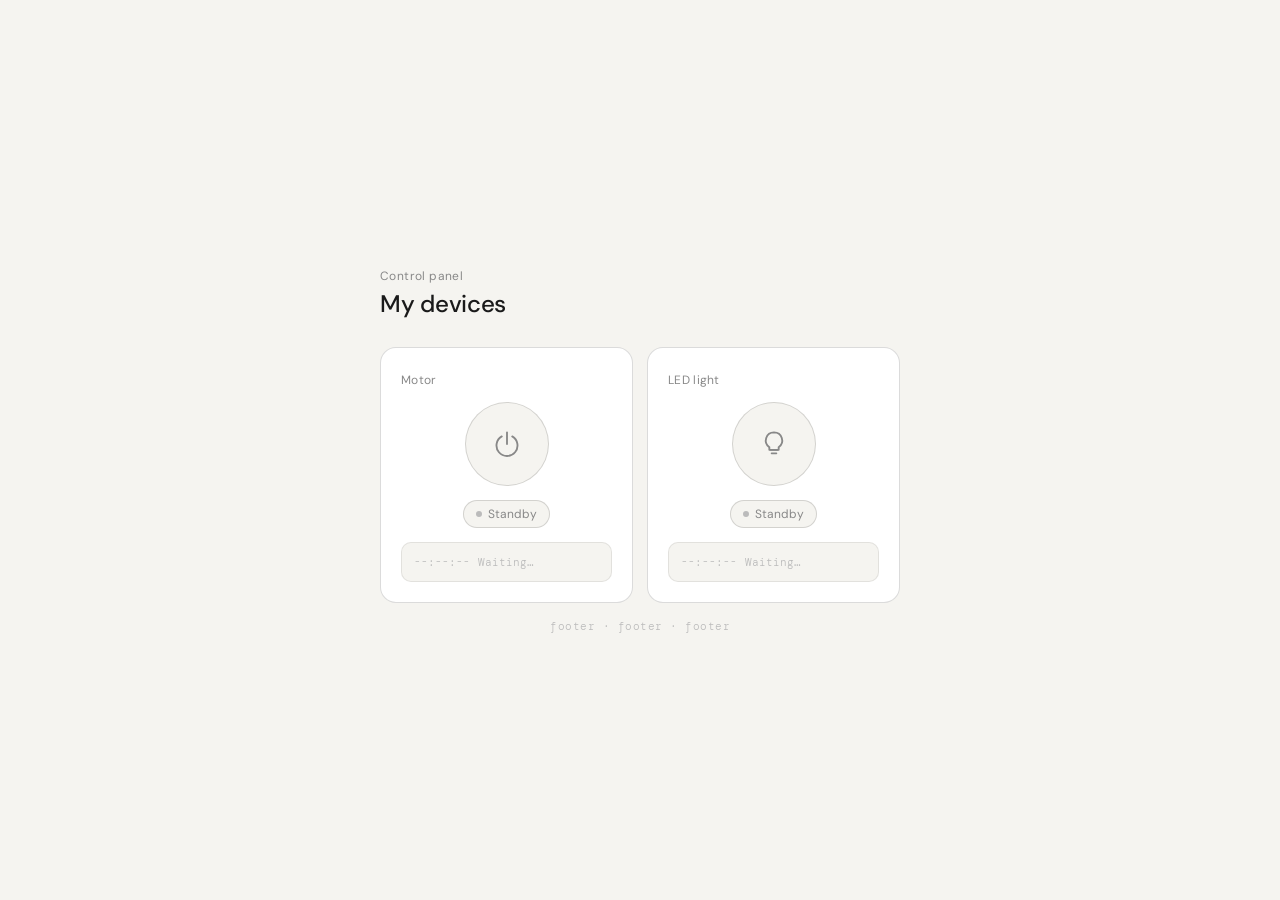
<file: index.html>
<!DOCTYPE html>
<html lang="en">
<head>
  <meta charset="UTF-8" />
  <meta name="viewport" content="width=device-width, initial-scale=1.0"/>
  <title>Device Control</title>
  <link href="https://fonts.googleapis.com/css2?family=DM+Sans:wght@300;400;500&family=DM+Mono:wght@300;400&display=swap" rel="stylesheet"/>
  <style>
    *, *::before, *::after { box-sizing: border-box; margin: 0; padding: 0; }
    :root {
      --bg: #f5f4f0;
      --surface: #ffffff;
      --border: rgba(0,0,0,0.08);
      --border-md: rgba(0,0,0,0.14);
      --text: #1a1a1a;
      --muted: #888;
      --faint: #bbb;
      --green-fill: #eaf3de;
      --green-border: #97c459;
      --green-text: #3b6d11;
      --green-dot: #639922;
      --amber-fill: #faeeda;
      --amber-border: #ef9f27;
      --amber-text: #854f0b;
      --amber-dot: #ba7517;
      --red-fill: #fcebeb;
      --red-border: #f09595;
      --red-text: #a32d2d;
      --red-dot: #e24b4a;
      --sans: 'DM Sans', sans-serif;
      --mono: 'DM Mono', monospace;
      --radius: 16px;
      --radius-sm: 10px;
    }

    body {
      background: var(--bg);
      color: var(--text);
      font-family: var(--sans);
      min-height: 100vh;
      display: flex;
      flex-direction: column;
      align-items: center;
      justify-content: center;
      padding: 40px 20px;
    }

    .container { width: 100%; max-width: 520px; }

    .page-header { margin-bottom: 28px; }
    .page-header p { font-size: 12px; font-weight: 400; color: var(--muted); letter-spacing: 0.4px; margin-bottom: 4px; }
    .page-header h1 { font-size: 24px; font-weight: 500; color: var(--text); letter-spacing: -0.3px; }

    .cards {
      display: grid;
      grid-template-columns: 1fr 1fr;
      gap: 14px;
      margin-bottom: 16px;
    }

    .card {
      background: var(--surface);
      border: 0.5px solid var(--border-md);
      border-radius: var(--radius);
      padding: 24px 20px 20px;
      display: flex;
      flex-direction: column;
      align-items: center;
      gap: 14px;
    }

    .card-label {
      font-size: 12px;
      font-weight: 400;
      color: var(--muted);
      letter-spacing: 0.3px;
      align-self: flex-start;
    }

    .big-btn {
      width: 84px;
      height: 84px;
      border-radius: 50%;
      border: 0.5px solid var(--border-md);
      background: var(--bg);
      cursor: pointer;
      display: flex;
      align-items: center;
      justify-content: center;
      transition: background 0.2s, border-color 0.2s, transform 0.12s;
      flex-shrink: 0;
    }
    .big-btn:hover { border-color: rgba(0,0,0,0.22); }
    .big-btn:active { transform: scale(0.95); }

    .big-btn svg { width: 28px; height: 28px; stroke: var(--muted); transition: stroke 0.2s; fill: none; stroke-width: 1.6; stroke-linecap: round; stroke-linejoin: round; }

    .big-btn.on-green { background: var(--green-fill); border-color: var(--green-border); }
    .big-btn.on-green svg { stroke: var(--green-text); }
    .big-btn.off { background: var(--red-fill); border-color: var(--red-border); }
    .big-btn.off svg { stroke: var(--red-text); }
    .big-btn.on-amber { background: var(--amber-fill); border-color: var(--amber-border); }
    .big-btn.on-amber svg { stroke: var(--amber-text); }

    .status-badge {
      display: inline-flex;
      align-items: center;
      gap: 6px;
      font-size: 12px;
      font-weight: 400;
      padding: 5px 12px;
      border-radius: 99px;
      border: 0.5px solid var(--border-md);
      color: var(--muted);
      background: var(--bg);
      transition: all 0.2s;
    }
    .status-badge .dot { width: 6px; height: 6px; border-radius: 50%; background: var(--faint); transition: background 0.2s; flex-shrink: 0; }

    .status-badge.on-green { background: var(--green-fill); border-color: var(--green-border); color: var(--green-text); }
    .status-badge.on-green .dot { background: var(--green-dot); }
    .status-badge.on-amber { background: var(--amber-fill); border-color: var(--amber-border); color: var(--amber-text); }
    .status-badge.on-amber .dot { background: var(--amber-dot); }
    .status-badge.off { background: var(--red-fill); border-color: var(--red-border); color: var(--red-text); }
    .status-badge.off .dot { background: var(--red-dot); }

    .log {
      width: 100%;
      background: var(--bg);
      border-radius: var(--radius-sm);
      border: 0.5px solid var(--border);
      padding: 10px 12px;
      max-height: 90px;
      overflow-y: auto;
    }
    .log::-webkit-scrollbar { width: 3px; }
    .log::-webkit-scrollbar-thumb { background: var(--border-md); border-radius: 3px; }

    .log-entry {
      font-size: 11px;
      font-family: var(--mono);
      font-weight: 300;
      color: var(--muted);
      padding: 2px 0;
      display: flex;
      gap: 8px;
      border-bottom: 0.5px solid var(--border);
    }
    .log-entry:last-child { border-bottom: none; }
    .log-entry .ts { color: var(--faint); flex-shrink: 0; }
    .log-entry.ok .msg   { color: var(--green-text); }
    .log-entry.amber .msg { color: var(--amber-text); }
    .log-entry.err .msg  { color: var(--red-text); }
    .log-entry.info .msg { color: var(--faint); }

    .footer {
      text-align: center;
      font-size: 11px;
      font-family: var(--mono);
      font-weight: 300;
      color: var(--faint);
      letter-spacing: 0.5px;
    }

    @media (max-width: 400px) {
      .cards { grid-template-columns: 1fr; }
    }
  </style>
</head>
<body>
<div class="container">

  <div class="page-header">
    <p>Control panel</p>
    <h1>My devices</h1>
  </div>

  <div class="cards">

    <!-- MOTOR -->
    <div class="card">
      <span class="card-label">Motor</span>
      <button class="big-btn" id="motorBtn" aria-label="Toggle motor">
        <svg viewBox="0 0 24 24" xmlns="http://www.w3.org/2000/svg">
          <path d="M12 2v10"/>
          <path d="M7.5 5.5A9 9 0 1 0 16.5 5.5"/>
        </svg>
      </button>
      <span class="status-badge" id="motorBadge">
        <span class="dot"></span>
        <span id="motorStatusText">Standby</span>
      </span>
      <div class="log" id="motorLog">
        <div class="log-entry info"><span class="ts">--:--:--</span><span class="msg">Waiting…</span></div>
      </div>
    </div>

    <!-- LED -->
    <div class="card">
      <span class="card-label">LED light</span>
      <button class="big-btn" id="ledBtn" aria-label="Toggle LED">
        <svg viewBox="0 0 24 24" xmlns="http://www.w3.org/2000/svg">
          <path d="M12 2a7 7 0 0 1 4 12.74V17H8v-2.26A7 7 0 0 1 12 2z"/>
          <path d="M9 17h6M10 20h4"/>
        </svg>
      </button>
      <span class="status-badge" id="ledBadge">
        <span class="dot"></span>
        <span id="ledStatusText">Standby</span>
      </span>
      <div class="log" id="ledLog">
        <div class="log-entry info"><span class="ts">--:--:--</span><span class="msg">Waiting…</span></div>
      </div>
    </div>

  </div>

  <div class="footer">footer · footer · footer</div>

</div>
<script>
  var MOTOR_WORKER_URL = 'https://vswitch1worker1.glxy8b.workers.dev';
  var LED_WORKER_URL   = 'https://led-worker.glxy8b.workers.dev';

  var motorOn = false;
  var ledOn   = false;

  function ts() { return new Date().toTimeString().slice(0, 8); }

  function addLog(logEl, message, type) {
    var d = document.createElement('div');
    d.className = 'log-entry ' + type;
    d.innerHTML = '<span class="ts">' + ts() + '</span><span class="msg">' + message + '</span>';
    logEl.insertBefore(d, logEl.firstChild);
    while (logEl.children.length > 20) logEl.removeChild(logEl.lastChild);
  }

  function setMotor(on) {
    motorOn = on;
    document.getElementById('motorBtn').className        = 'big-btn ' + (on ? 'on-green' : 'off');
    document.getElementById('motorBadge').className      = 'status-badge ' + (on ? 'on-green' : 'off');
    document.getElementById('motorStatusText').textContent = on ? 'Running' : 'Stopped';
  }

  function setLed(on) {
    ledOn = on;
    document.getElementById('ledBtn').className        = 'big-btn ' + (on ? 'on-amber' : 'off');
    document.getElementById('ledBadge').className      = 'status-badge ' + (on ? 'on-amber' : 'off');
    document.getElementById('ledStatusText').textContent = on ? 'On' : 'Off';
  }

  async function toggleMotor() {
    var next  = !motorOn;
    var state = next ? 'On' : 'Off';
    var log   = document.getElementById('motorLog');
    addLog(log, 'Sending ' + state + '…', 'info');
    try {
      var res  = await fetch(MOTOR_WORKER_URL + '?state=' + state);
      var data = await res.json();
      if (res.ok) { setMotor(next); addLog(log, 'Motor ' + state.toLowerCase() + ' — OK', 'ok'); }
      else addLog(log, 'Error: ' + (data.error || res.status), 'err');
    } catch (e) { addLog(log, 'Network error', 'err'); }
  }

  async function toggleLed() {
    var next  = !ledOn;
    var state = next ? 'on' : 'off';
    var log   = document.getElementById('ledLog');
    addLog(log, 'Sending LED ' + state + '…', 'info');
    try {
      var res  = await fetch(LED_WORKER_URL, {
        method: 'POST',
        headers: { 'Content-Type': 'application/json' },
        body: JSON.stringify({ state: state })
      });
      var data = await res.json();
      if (res.ok) { setLed(next); addLog(log, 'LED ' + state + ' — OK', 'amber'); }
      else addLog(log, 'Error: ' + (data.error || res.status), 'err');
    } catch (e) { addLog(log, 'Network error', 'err'); }
  }

  document.getElementById('motorBtn').addEventListener('click', toggleMotor);
  document.getElementById('ledBtn').addEventListener('click', toggleLed);
</script>
</body>
</html>
</file>
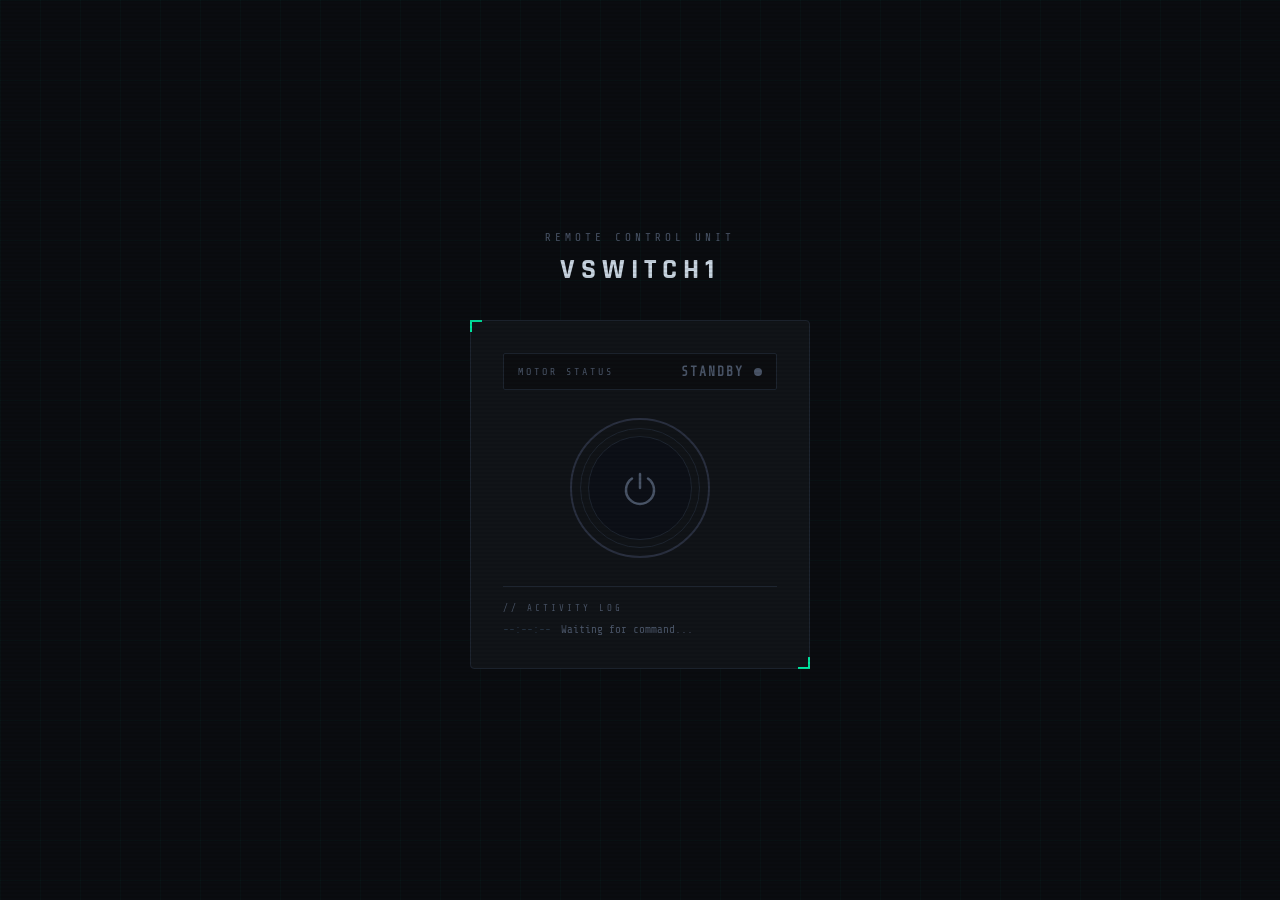
<file: motor_control.html>
<!DOCTYPE html>
<html lang="en">
<head>
  <meta charset="UTF-8" />
  <meta name="viewport" content="width=device-width, initial-scale=1.0"/>
  <title>Motor Control</title>
  <link href="https://fonts.googleapis.com/css2?family=Share+Tech+Mono&family=Rajdhani:wght@300;500;700&display=swap" rel="stylesheet"/>
  <style>
    *, *::before, *::after { box-sizing: border-box; margin: 0; padding: 0; }

    :root {
      --bg:        #0a0c10;
      --panel:     #111418;
      --border:    #1e2530;
      --on:        #00e5a0;
      --on-glow:   rgba(0, 229, 160, 0.35);
      --off:       #ff3b5c;
      --off-glow:  rgba(255, 59, 92, 0.35);
      --idle:      #2a3040;
      --text:      #c8d4e0;
      --muted:     #4a5568;
      --mono:      'Share Tech Mono', monospace;
      --sans:      'Rajdhani', sans-serif;
    }

    body {
      background: var(--bg);
      color: var(--text);
      font-family: var(--sans);
      min-height: 100vh;
      display: flex;
      flex-direction: column;
      align-items: center;
      justify-content: center;
      overflow: hidden;
    }

    body::before {
      content: '';
      position: fixed;
      inset: 0;
      background-image:
        linear-gradient(rgba(0,229,160,0.03) 1px, transparent 1px),
        linear-gradient(90deg, rgba(0,229,160,0.03) 1px, transparent 1px);
      background-size: 40px 40px;
      pointer-events: none;
    }

    body::after {
      content: '';
      position: fixed;
      inset: 0;
      background: repeating-linear-gradient(
        0deg, transparent, transparent 2px,
        rgba(0,0,0,0.08) 2px, rgba(0,0,0,0.08) 4px
      );
      pointer-events: none;
      z-index: 10;
    }

    .container {
      position: relative;
      width: 340px;
      z-index: 5;
    }

    .header { text-align: center; margin-bottom: 32px; }
    .header .label {
      font-family: var(--mono);
      font-size: 11px; letter-spacing: 4px;
      color: var(--muted);
      text-transform: uppercase;
      margin-bottom: 8px;
    }
    .header h1 {
      font-size: 28px; font-weight: 700;
      letter-spacing: 6px;
      text-transform: uppercase;
      color: var(--text);
    }

    .panel {
      background: var(--panel);
      border: 1px solid var(--border);
      border-radius: 4px;
      padding: 32px;
      position: relative;
    }
    .panel::before, .panel::after {
      content: '';
      position: absolute;
      width: 12px; height: 12px;
      border-color: var(--on);
      border-style: solid;
    }
    .panel::before { top: -1px; left: -1px; border-width: 2px 0 0 2px; }
    .panel::after  { bottom: -1px; right: -1px; border-width: 0 2px 2px 0; }

    .status-row {
      display: flex;
      align-items: center;
      justify-content: space-between;
      margin-bottom: 28px;
      padding: 10px 14px;
      background: rgba(0,0,0,0.3);
      border: 1px solid var(--border);
      border-radius: 2px;
    }
    .status-label {
      font-family: var(--mono);
      font-size: 10px; letter-spacing: 3px;
      color: var(--muted);
      text-transform: uppercase;
    }
    .status-value {
      font-family: var(--mono);
      font-size: 13px; letter-spacing: 2px;
      font-weight: bold;
      transition: color 0.3s, text-shadow 0.3s;
    }
    .status-value.on   { color: var(--on);  text-shadow: 0 0 12px var(--on); }
    .status-value.off  { color: var(--off); text-shadow: 0 0 12px var(--off); }
    .status-value.idle { color: var(--muted); text-shadow: none; }

    .dot {
      width: 8px; height: 8px;
      border-radius: 50%;
      background: var(--muted);
      transition: background 0.3s, box-shadow 0.3s;
    }
    .dot.on  { background: var(--on);  box-shadow: 0 0 8px var(--on),  0 0 20px var(--on-glow); }
    .dot.off { background: var(--off); box-shadow: 0 0 8px var(--off), 0 0 20px var(--off-glow); }

    .btn-wrap { display: flex; justify-content: center; margin-bottom: 28px; }

    .power-btn {
      position: relative;
      width: 140px; height: 140px;
      border-radius: 50%;
      border: none; background: transparent;
      cursor: pointer; outline: none;
      -webkit-tap-highlight-color: transparent;
    }
    .power-btn .ring {
      position: absolute; inset: 0;
      border-radius: 50%;
      border: 2px solid var(--idle);
      transition: border-color 0.4s, box-shadow 0.4s;
    }
    .power-btn .ring2 {
      position: absolute; inset: 10px;
      border-radius: 50%;
      border: 1px solid var(--border);
      transition: border-color 0.4s;
    }
    .power-btn .core {
      position: absolute; inset: 18px;
      border-radius: 50%;
      background: #0d1017;
      border: 1px solid var(--border);
      display: flex; align-items: center; justify-content: center;
      transition: background 0.4s, border-color 0.4s, box-shadow 0.4s;
    }
    .power-btn .icon { width: 44px; height: 44px; transition: filter 0.4s; }
    .power-btn .icon path { stroke: var(--muted); transition: stroke 0.4s; }

    .power-btn.on .ring  { border-color: var(--on); box-shadow: 0 0 20px var(--on-glow), inset 0 0 20px rgba(0,229,160,0.05); }
    .power-btn.on .ring2 { border-color: rgba(0,229,160,0.3); }
    .power-btn.on .core  { background: rgba(0,229,160,0.07); border-color: rgba(0,229,160,0.4); box-shadow: inset 0 0 30px rgba(0,229,160,0.1); }
    .power-btn.on .icon path { stroke: var(--on); filter: drop-shadow(0 0 6px var(--on)); }

    .power-btn.off .ring  { border-color: var(--off); box-shadow: 0 0 20px var(--off-glow), inset 0 0 20px rgba(255,59,92,0.05); }
    .power-btn.off .ring2 { border-color: rgba(255,59,92,0.3); }
    .power-btn.off .core  { background: rgba(255,59,92,0.07); border-color: rgba(255,59,92,0.4); box-shadow: inset 0 0 30px rgba(255,59,92,0.1); }
    .power-btn.off .icon path { stroke: var(--off); }

    @keyframes pulse-ring {
      0%   { transform: scale(1);    opacity: 0.6; }
      100% { transform: scale(1.15); opacity: 0; }
    }
    .power-btn.on .ring::before {
      content: '';
      position: absolute; inset: -6px;
      border-radius: 50%;
      border: 1px solid var(--on);
      animation: pulse-ring 1.8s ease-out infinite;
    }
    .power-btn:active .core { transform: scale(0.95); }

    .log { border-top: 1px solid var(--border); padding-top: 16px; }
    .log-title {
      font-family: var(--mono);
      font-size: 9px; letter-spacing: 3px;
      color: var(--muted);
      text-transform: uppercase;
      margin-bottom: 10px;
    }
    .log-entries { list-style: none; display: flex; flex-direction: column; gap: 5px; }
    .log-entry {
      font-family: var(--mono);
      font-size: 11px; color: var(--muted);
      display: flex; gap: 10px;
      opacity: 0;
      animation: fadein 0.3s forwards;
    }
    @keyframes fadein { to { opacity: 1; } }
    .log-entry .ts  { color: #2a3a4a; }
    .log-entry.success .msg { color: var(--on); }
    .log-entry.error   .msg { color: var(--off); }
    .log-entry.pending .msg { color: #f0a500; }

    @keyframes spin { to { transform: rotate(360deg); } }
    .power-btn.loading .core::after {
      content: '';
      position: absolute;
      width: 20px; height: 20px;
      border: 2px solid transparent;
      border-top-color: var(--on);
      border-radius: 50%;
      animation: spin 0.7s linear infinite;
    }
    .power-btn.loading .icon { opacity: 0.2; }
  </style>
</head>
<body>

<div class="container">

  <div class="header">
    <div class="label">Remote Control Unit</div>
    <h1>vswitch1</h1>
  </div>

  <div class="panel">

    <div class="status-row">
      <span class="status-label">Motor Status</span>
      <div style="display:flex;align-items:center;gap:10px;">
        <span class="status-value idle" id="statusText">STANDBY</span>
        <div class="dot" id="statusDot"></div>
      </div>
    </div>

    <div class="btn-wrap">
      <button class="power-btn" id="powerBtn" onclick="toggleMotor()">
        <div class="ring"></div>
        <div class="ring2"></div>
        <div class="core">
          <svg class="icon" viewBox="0 0 44 44" fill="none" xmlns="http://www.w3.org/2000/svg">
            <path d="M22 8V22" stroke-width="2.5" stroke-linecap="round"/>
            <path d="M14 12.5A14 14 0 1 0 30 12.5" stroke-width="2.5" stroke-linecap="round" fill="none"/>
          </svg>
        </div>
      </button>
    </div>

    <div class="log">
      <div class="log-title">// Activity Log</div>
      <ul class="log-entries" id="logEntries">
        <li class="log-entry">
          <span class="ts">--:--:--</span>
          <span class="msg">Waiting for command...</span>
        </li>
      </ul>
    </div>

  </div>

</div>

<script>
  // ── Only thing to change — your Cloudflare Worker URL ──
  const WORKER_URL = 'https://vswitch1worker1.glxy8b.workers.dev';
  // ───────────────────────────────────────────────────────


  let motorOn   = false;
  let isLoading = false;

  async function toggleMotor() {
    if (isLoading) return;

    const nextState = !motorOn;
    const state     = nextState ? 'On' : 'Off';

    setLoading(true);
    addLog(`Sending command: ${state.toUpperCase()}...`, 'pending');

    try {
      const res = await fetch(WORKER_URL, {
        method: 'POST',
        headers: { 'Content-Type': 'application/json' },
        body: JSON.stringify({ state })
      });

      if (res.ok) {
        motorOn = nextState;
        setMotorState(motorOn);
        addLog(`Motor turned ${state.toUpperCase()}.`, 'success');
      } else {
        const err = await res.json().catch(() => ({}));
        addLog(`Error ${res.status}: ${err.error || 'Request failed'}`, 'error');
      }
    } catch (e) {
      addLog(`Network error: ${e.message}`, 'error');
    } finally {
      setLoading(false);
    }
  }

  function setMotorState(on) {
    const btn  = document.getElementById('powerBtn');
    const dot  = document.getElementById('statusDot');
    const text = document.getElementById('statusText');
    btn.className  = 'power-btn ' + (on ? 'on' : 'off');
    dot.className  = 'dot '       + (on ? 'on' : 'off');
    text.className = 'status-value ' + (on ? 'on' : 'off');
    text.textContent = on ? 'RUNNING' : 'STOPPED';
  }

  function setLoading(val) {
    isLoading = val;
    const btn = document.getElementById('powerBtn');
    val ? btn.classList.add('loading') : btn.classList.remove('loading');
  }

  function addLog(msg, type = '') {
    const list = document.getElementById('logEntries');
    const ts   = new Date().toTimeString().slice(0, 8);
    const li   = document.createElement('li');
    li.className = `log-entry ${type}`;
    li.innerHTML = `<span class="ts">${ts}</span><span class="msg">${msg}</span>`;
    list.prepend(li);
    while (list.children.length > 5) list.removeChild(list.lastChild);
  }
</script>

</body>
</html>
</file>
